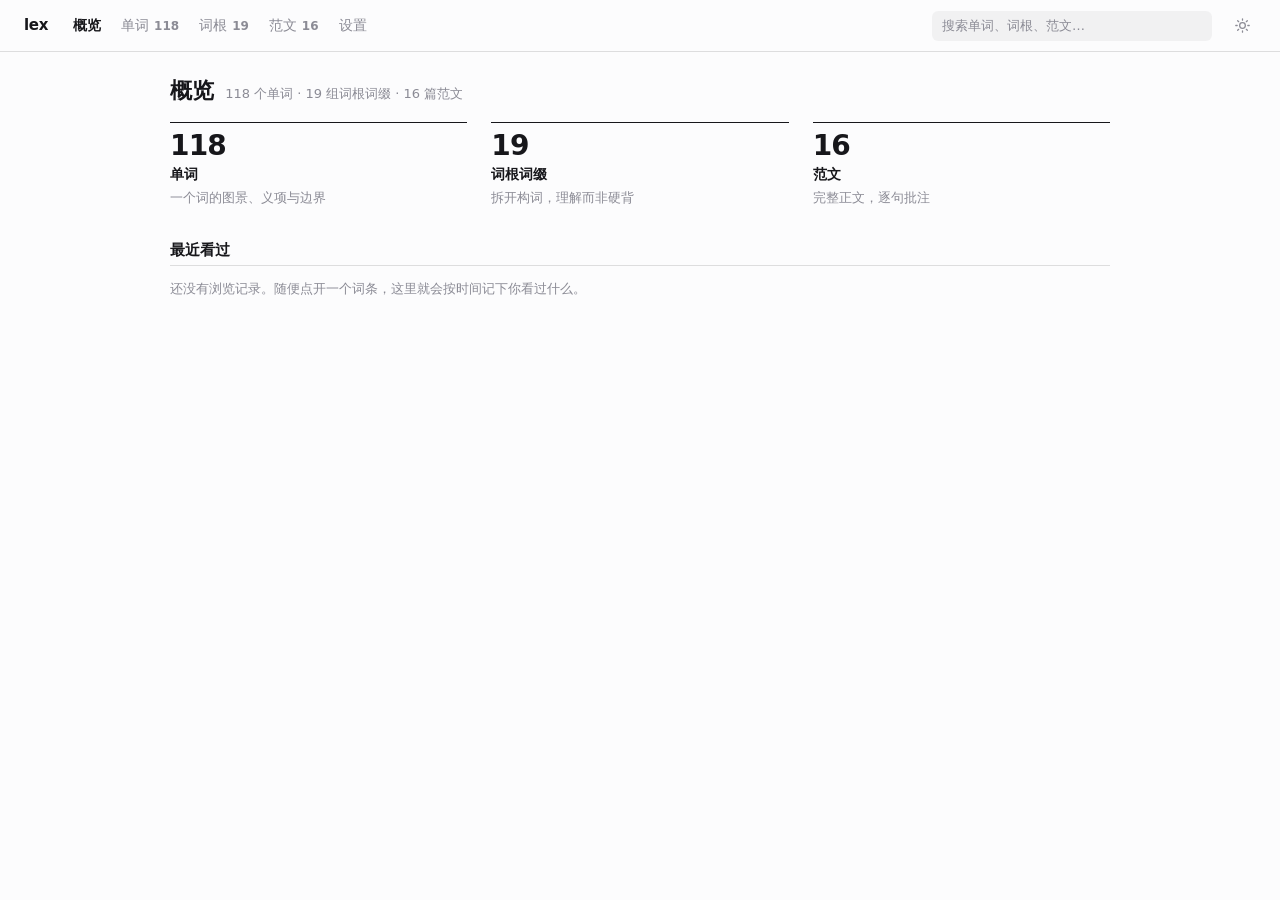
<file: index.html>
<!DOCTYPE html>
<html lang="zh-CN" data-theme="auto">
<head>
<meta charset="UTF-8">
<meta name="viewport" content="width=device-width, initial-scale=1, viewport-fit=cover">
<meta name="description" content="lex — 个人英语学习库：单词、词根词缀、范文">
<meta name="apple-mobile-web-app-title" content="lex">
<meta name="apple-mobile-web-app-status-bar-style" content="default">
<meta name="mobile-web-app-capable" content="yes">
<meta name="theme-color" content="#fcfcfd" media="(prefers-color-scheme: light)">
<meta name="theme-color" content="#131316" media="(prefers-color-scheme: dark)">
<meta name="apple-mobile-web-app-capable" content="yes">
<title>lex · 我的英语学习库</title>
<link rel="icon" href="assets/icon/icon.svg" type="image/svg+xml">
<link rel="icon" href="assets/icon/favicon-32.png" sizes="32x32" type="image/png">
<link rel="apple-touch-icon" href="assets/icon/apple-touch-icon.png">
<link rel="manifest" href="manifest.webmanifest">
<link rel="stylesheet" href="assets/css/styles.css?v=202609061535">
</head>
<body data-section="home">

<!-- 图标 sprite。导航是文字，所以这里只剩真正需要图形的几个 -->
<svg style="display:none" aria-hidden="true">
  <symbol id="i-search" viewBox="0 0 24 24" fill="none" stroke="currentColor" stroke-width="1.9" stroke-linecap="round"><circle cx="11" cy="11" r="6.5"/><path d="m16 16 4.5 4.5"/></symbol>
  <symbol id="i-x" viewBox="0 0 24 24" fill="none" stroke="currentColor" stroke-width="2" stroke-linecap="round"><path d="M6 6l12 12M18 6 6 18"/></symbol>
  <symbol id="i-back" viewBox="0 0 24 24" fill="none" stroke="currentColor" stroke-width="2" stroke-linecap="round" stroke-linejoin="round"><path d="M14.5 5 8 12l6.5 7"/></symbol>
  <symbol id="i-sun" viewBox="0 0 24 24" fill="none" stroke="currentColor" stroke-width="1.8" stroke-linecap="round"><circle cx="12" cy="12" r="4"/><path d="M12 2.5v2M12 19.5v2M2.5 12h2M19.5 12h2M5.2 5.2l1.4 1.4M17.4 17.4l1.4 1.4M18.8 5.2l-1.4 1.4M6.6 17.4l-1.4 1.4"/></symbol>
  <symbol id="i-moon" viewBox="0 0 24 24" fill="none" stroke="currentColor" stroke-width="1.8" stroke-linecap="round" stroke-linejoin="round"><path d="M20 14.5A8.5 8.5 0 0 1 9.5 4a8.5 8.5 0 1 0 10.5 10.5z"/></symbol>
  <symbol id="i-copy" viewBox="0 0 24 24" fill="none" stroke="currentColor" stroke-width="1.7" stroke-linecap="round" stroke-linejoin="round"><rect x="9" y="9" width="11" height="11" rx="2"/><path d="M5.5 15H5a1 1 0 0 1-1-1V5a1 1 0 0 1 1-1h9a1 1 0 0 1 1 1v.5"/></symbol>
</svg>

<header class="topbar">
  <a class="brand" href="#/home">lex</a>
  <nav class="nav" id="nav" aria-label="主导航"></nav>
  <div class="search" id="searchBox">
    <input id="searchInput" type="search" placeholder="搜索单词、词根、范文…" autocomplete="off" aria-label="全站搜索">
    <button class="search__clear" id="searchClear" aria-label="清除"><svg width="13" height="13"><use href="#i-x"/></svg></button>
  </div>
  <button class="iconbtn" id="themeBtn" title="切换主题" aria-label="切换主题">
    <svg width="17" height="17"><use href="#i-sun"/></svg>
  </button>
</header>

<main class="content" id="view" tabindex="-1"></main>

<script src="assets/js/md.js?v=202609061535"></script>
<script src="assets/js/app.js?v=202609061535"></script>
</body>
</html>
</file>
<file: assets/css/styles.css>
/* ============================================================
   lex — 样式

   实用主义：内容层是平的，没有玻璃、没有模糊、没有阴影、没有悬停抬起，
   也没有把内容装起来的彩色盒子。层次只靠三样东西：
     字号字重  ·  .5px 细线  ·  留白

   颜色只出现在内容上：英文正文用衬线，释义和站内链接用唯一那个强调色，
   其余一律是三档灰。外壳（顶栏、导航、按钮）永远中性。

     1. 令牌   2. 基础   3. 外壳   4. 通用件
     5. 列表   6. 正文   7. markdown   8. 范文   9. 设置   10. 响应式
   ============================================================ */

/* ---------- 1. 令牌 ---------- */
:root {
  --bg:        #fcfcfd;
  --ink:       #17171b;
  --ink-2:     #56565f;
  --ink-3:     #8b8b95;

  --line:      rgba(0, 0, 0, .12);      /* 分隔线，配 .5px */
  --line-2:    rgba(0, 0, 0, .07);      /* 更弱的分隔 */
  --fill:      rgba(0, 0, 0, .045);     /* 例句、代码、开关的底 */
  --fill-2:    rgba(0, 0, 0, .09);      /* 选中的开关 */
  --on-fill:   #17171b;

  --key:       #3b3fb8;                 /* 唯一的内容强调色 */
  --key-soft:  rgba(59, 63, 184, .12);
  --key-line:  rgba(59, 63, 184, .38);

  --font-ui:   -apple-system, BlinkMacSystemFont, "Segoe UI", "PingFang SC",
               "Hiragino Sans GB", "Microsoft YaHei", system-ui, sans-serif;
  --font-en:   Charter, "Iowan Old Style", "Source Serif Pro", Georgia, serif;
  --font-code: ui-monospace, SFMono-Regular, Menlo, Consolas, monospace;

  --fs-xs:  .75rem;
  --fs-sm:  .8125rem;
  --fs-base: .875rem;
  --fs-md:  .9375rem;
  --fs-lg:  1.0625rem;
  --fs-xl:  1.375rem;
  --fs-2xl: 1.75rem;

  --s1: 4px; --s2: 8px; --s3: 12px; --s4: 16px; --s5: 24px; --s6: 32px; --s7: 48px;
  --topbar: 52px;
  --safe-b: env(safe-area-inset-bottom, 0px);
}

@media (prefers-color-scheme: dark) {
  :root:not([data-theme="light"]) {
    --bg: #131316; --ink: #ececf1; --ink-2: #9b9ba6; --ink-3: #6b6b76;
    --line: rgba(255, 255, 255, .16); --line-2: rgba(255, 255, 255, .09);
    --fill: rgba(255, 255, 255, .06); --fill-2: rgba(255, 255, 255, .13);
    --on-fill: #ececf1;
    --key: #9ba3ff; --key-soft: rgba(155, 163, 255, .16); --key-line: rgba(155, 163, 255, .45);
  }
}
/* 手动选深色时同一套值 —— 改令牌两处都要改 */
:root[data-theme="dark"] {
  --bg: #131316; --ink: #ececf1; --ink-2: #9b9ba6; --ink-3: #6b6b76;
  --line: rgba(255, 255, 255, .16); --line-2: rgba(255, 255, 255, .09);
  --fill: rgba(255, 255, 255, .06); --fill-2: rgba(255, 255, 255, .13);
  --on-fill: #ececf1;
  --key: #9ba3ff; --key-soft: rgba(155, 163, 255, .16); --key-line: rgba(155, 163, 255, .45);
}

/* ---------- 2. 基础 ---------- */
*, *::before, *::after { box-sizing: border-box; }
html { -webkit-text-size-adjust: 100%; }
body {
  margin: 0; background: var(--bg); color: var(--ink);
  font-family: var(--font-ui); font-size: var(--fs-base); line-height: 1.65;
  -webkit-font-smoothing: antialiased;
}
h1, h2, h3, h4 { margin: 0; font-weight: 650; line-height: 1.35; }
p { margin: 0; }
ul, ol { margin: 0; padding: 0; }
ul { list-style: none; }
button { font: inherit; color: inherit; background: none; border: 0; cursor: pointer; }
a { color: inherit; text-decoration: none; }
input { font: inherit; color: inherit; }
:focus-visible { outline: 2px solid var(--key); outline-offset: 2px; border-radius: 3px; }
::selection { background: var(--key-soft); }

.en { font-family: var(--font-en); }
.hint { font-size: var(--fs-sm); color: var(--ink-3); line-height: 1.7; }
.hint code { font-family: var(--font-code); font-size: .92em; }

/* ---------- 3. 外壳 ----------
   顶栏是全站唯一的外壳：品牌 + 文字导航 + 搜索 + 主题。
   没有侧栏、没有抽屉、没有遮罩、没有悬浮按钮。 */
.topbar {
  position: sticky; top: 0; z-index: 40;
  display: flex; align-items: center; gap: var(--s4);
  min-height: var(--topbar); padding: 0 var(--s5);
  background: var(--bg);
  border-bottom: .5px solid var(--line);
}
.brand { font-weight: 700; font-size: var(--fs-md); letter-spacing: -.02em; flex: none; }

.nav { display: flex; align-items: center; gap: 2px; flex: 1; min-width: 0; overflow-x: auto; }
.nav::-webkit-scrollbar { display: none; }
.nav { scrollbar-width: none; }
.navitem {
  display: inline-flex; align-items: baseline; gap: 5px; white-space: nowrap;
  padding: 5px 9px; border-radius: 5px;
  color: var(--ink-3); font-size: var(--fs-base); font-weight: 550;
  transition: color .12s, background .12s;
}
.navitem:hover { color: var(--ink); background: var(--fill); }
.navitem.is-active { color: var(--ink); font-weight: 650; }
.navitem__n { font-size: var(--fs-xs); color: var(--ink-3); font-variant-numeric: tabular-nums; }

.search { position: relative; flex: none; width: min(280px, 34vw); }
.search input {
  width: 100%; height: 30px; padding: 0 28px 0 10px;
  background: var(--fill); border: 0; border-radius: 6px;
  font-size: var(--fs-sm);
}
.search input:focus { outline: none; background: var(--fill-2); }
.search input::placeholder { color: var(--ink-3); }
.search__clear {
  position: absolute; right: 3px; top: 50%; transform: translateY(-50%);
  width: 24px; height: 24px; border-radius: 4px; display: none; place-items: center; color: var(--ink-3);
}
.search.has-value .search__clear { display: grid; }
.search__clear:hover { color: var(--ink); }

.iconbtn {
  display: inline-grid; place-items: center; flex: none;
  width: 28px; height: 28px; border-radius: 5px; color: var(--ink-3);
  transition: color .12s, background .12s;
}
.iconbtn:hover { color: var(--ink); background: var(--fill); }

.content { padding: var(--s5) var(--s5) var(--s7); }
.view { max-width: 940px; margin: 0 auto; }
.view--read { max-width: 700px; margin: 0 auto; }

/* ---------- 4. 通用件 ---------- */
.pagehead { display: flex; align-items: baseline; gap: var(--s3); margin-bottom: var(--s4); flex-wrap: wrap; }
.pagehead h1 { font-size: var(--fs-xl); letter-spacing: -.02em; }
.pagehead__meta { font-size: var(--fs-sm); color: var(--ink-3); }

/* 正文里的章节标题：一行字加一条细线，没有别的 */
h2.sec {
  display: flex; align-items: baseline; gap: var(--s2);
  margin: var(--s6) 0 var(--s3);
  font-size: var(--fs-md); font-weight: 650;
  padding-bottom: 5px; border-bottom: .5px solid var(--line);
}
h2.sec span { font-size: var(--fs-xs); font-weight: 500; color: var(--ink-3); font-variant-numeric: tabular-nums; }

.back {
  display: inline-flex; align-items: center; gap: 3px;
  margin-bottom: var(--s4); color: var(--ink-3);
  font-size: var(--fs-sm); font-weight: 550;
  transition: color .12s;
}
.back:hover { color: var(--ink); }

/* 筛选 / 排序：常驻一行，不收进浮层 */
.bar {
  display: flex; align-items: center; gap: var(--s5); flex-wrap: wrap;
  margin-bottom: var(--s4); padding-bottom: var(--s3);
  border-bottom: .5px solid var(--line-2);
}
.bar__g { display: inline-flex; align-items: center; gap: 3px; flex-wrap: wrap; }
.bar__l { font-size: var(--fs-xs); color: var(--ink-3); margin-right: 3px; }
.opt {
  display: inline-flex; align-items: baseline; gap: 4px;
  padding: 3px 8px; border-radius: 5px;
  font-size: var(--fs-sm); color: var(--ink-2);
  transition: background .12s, color .12s;
}
.opt:hover { background: var(--fill); color: var(--ink); }
.opt.is-on { background: var(--fill-2); color: var(--on-fill); font-weight: 600; }
.opt:disabled { opacity: .4; cursor: default; }
.opt:disabled:hover { background: none; color: var(--ink-2); }
.opt__n { font-size: var(--fs-xs); color: var(--ink-3); font-variant-numeric: tabular-nums; }
.opts { display: flex; gap: 3px; flex-wrap: wrap; }

.empty { padding: var(--s7) 0; text-align: center; color: var(--ink-3); }
.empty__sub { font-size: var(--fs-sm); margin-top: 4px; }

.toast {
  position: fixed; z-index: 90; left: 50%; bottom: calc(var(--safe-b) + 20px);
  transform: translate(-50%, 8px);
  max-width: min(92vw, 420px); padding: 8px 16px; border-radius: 6px;
  background: var(--ink); color: var(--bg);
  font-size: var(--fs-sm); text-align: center;
  opacity: 0; pointer-events: none; transition: opacity .16s, transform .16s;
}
.toast.is-on { opacity: 1; transform: translate(-50%, 0); }

/* ---------- 5. 列表 ---------- */
.grp { margin-bottom: var(--s5); }
.grp__h {
  display: flex; align-items: baseline; gap: 6px;
  margin-bottom: 2px; padding: var(--s2) 0 5px;
  font-size: var(--fs-xs); font-weight: 700; letter-spacing: .06em; color: var(--ink-3);
  border-bottom: .5px solid var(--line-2);
  position: sticky; top: var(--topbar); background: var(--bg);
}
.grp__h span { font-weight: 500; opacity: .75; font-variant-numeric: tabular-nums; }

.rows { display: flex; flex-direction: column; }
.row {
  display: flex; align-items: baseline; gap: var(--s3);
  padding: 7px 6px; border-bottom: .5px solid var(--line-2);
  transition: background .1s;
}
.row:hover { background: var(--fill); }
.row:last-child { border-bottom: 0; }
.row__w { flex: none; font-size: var(--fs-md); font-weight: 650; letter-spacing: -.01em; }
.row__w--cn { font-family: var(--font-ui); font-size: var(--fs-base); }
.row__pos { flex: none; width: 4.5em; font-size: var(--fs-xs); color: var(--ink-3); }
.row__d {
  flex: 1; min-width: 0; font-size: var(--fs-sm); color: var(--ink-2);
  overflow: hidden; text-overflow: ellipsis; white-space: nowrap;
}
.row__y {
  flex: none; width: 3.2em; font-family: var(--font-en); font-size: var(--fs-sm);
  color: var(--ink-3); font-variant-numeric: tabular-nums;
}
.row__t { flex: none; font-size: var(--fs-xs); color: var(--ink-3); white-space: nowrap; }
/* 搜索结果里的摘要允许换行，不然截断了看不出命中在哪 */
.row--hit .row__d { white-space: normal; overflow: visible; line-height: 1.6; }
.row--hit { align-items: baseline; }
.row em { font-style: normal; background: var(--key-soft); color: var(--key); border-radius: 2px; padding: 0 2px; }

/* 首页三个入口 */
.idxs { display: grid; grid-template-columns: repeat(auto-fit, minmax(180px, 1fr)); gap: var(--s5); margin-bottom: var(--s6); }
.idx { display: block; padding-top: var(--s2); border-top: 1.5px solid var(--ink); }
.idx__n { display: block; font-size: var(--fs-2xl); font-weight: 700; letter-spacing: -.03em; line-height: 1.1; font-variant-numeric: tabular-nums; }
.idx__t { display: block; font-weight: 650; margin-top: 2px; }
.idx__d { display: block; font-size: var(--fs-sm); color: var(--ink-3); }
.idx:hover .idx__t { color: var(--key); }

/* ---------- 6. 正文页 ---------- */
.dochead { padding-bottom: var(--s4); margin-bottom: var(--s2); border-bottom: .5px solid var(--line); }
.dochead__k { font-size: var(--fs-xs); color: var(--ink-3); letter-spacing: .04em; }
.dochead__w { font-family: var(--font-en); font-size: var(--fs-2xl); font-weight: 700; letter-spacing: -.03em; margin-top: 2px; }
.dochead__t { font-size: var(--fs-xl); font-weight: 650; letter-spacing: -.02em; margin-top: 3px; }
.dochead__core { margin-top: 5px; font-size: var(--fs-md); color: var(--ink-2); line-height: 1.7; }
.gloss { font-style: italic; color: var(--ink-3); font-size: var(--fs-sm); margin-left: 8px; }

/* 信息来源：一行朴素的文字 tab，没有胶囊、没有底块 */
.tabs {
  display: flex; gap: var(--s4); flex-wrap: wrap;
  margin-bottom: var(--s5); padding-bottom: 1px;
  border-bottom: .5px solid var(--line-2);
}
.tab {
  padding: 7px 0; margin-bottom: -1.5px;
  font-size: var(--fs-sm); font-weight: 550; color: var(--ink-3);
  border-bottom: 1.5px solid transparent;
  transition: color .12s, border-color .12s;
}
.tab:hover { color: var(--ink); }
.tab.is-on { color: var(--ink); font-weight: 650; border-bottom-color: var(--ink); }
/* 这个词上这个来源还没内容：更淡，但仍然能点进去看说明 */
.tab.is-empty { opacity: .45; }

/* 词根页 */
.rsense { margin-top: var(--s6); }
.rsense > h2 {
  font-size: var(--fs-md); padding-bottom: 5px; margin-bottom: var(--s3);
  border-bottom: .5px solid var(--line);
}
.drow { padding: var(--s3) 0; border-bottom: .5px solid var(--line-2); }
.drow:last-child { border-bottom: 0; }
.drow__top { display: flex; align-items: baseline; gap: var(--s2); flex-wrap: wrap; }
.drow__w { font-family: var(--font-en); font-size: var(--fs-md); font-weight: 650; }
.drow__def { font-size: var(--fs-sm); color: var(--ink-2); }
.drow__morph { margin-top: 5px; }
.drow__ex { margin-top: 5px; font-family: var(--font-en); font-size: var(--fs-sm); color: var(--ink-3); }

/* 构词成分：同一个色的三档强弱，不用三种色相 */
.morph { display: inline-flex; flex-wrap: wrap; align-items: stretch; gap: 3px; }
.part { display: inline-flex; flex-direction: column; align-items: center; padding: 2px 7px 3px; border-radius: 4px; line-height: 1.2; }
.part b { font-size: var(--fs-sm); font-weight: 650; }
.part i { font-style: normal; font-size: 10px; color: var(--ink-3); }
.part[data-k="root"]   { background: var(--key-soft); color: var(--key); }
.part[data-k="root"] i { color: var(--key); opacity: .75; }
.part[data-k="prefix"] { background: var(--fill-2); }
.part[data-k="suffix"] { background: var(--fill); color: var(--ink-2); }
a.part:hover { outline: 1px solid var(--key-line); }
.morph__p { align-self: center; color: var(--ink-3); font-size: 11px; }

.rels { display: flex; flex-wrap: wrap; gap: var(--s2); }
.relk { display: inline-flex; align-items: baseline; gap: 6px; padding: 4px 10px; border-radius: 5px; background: var(--fill); font-size: var(--fs-sm); color: var(--ink-2); }
.relk:hover { background: var(--fill-2); color: var(--ink); }
.relk b { font-weight: 650; color: var(--ink); }

/* ---------- 7. markdown 正文 ---------- */
.md { font-size: var(--fs-md); line-height: 1.8; color: var(--ink); }
.md > *:first-child { margin-top: 0; }
.md p { margin: var(--s3) 0; }
.md h2 {
  margin: var(--s6) 0 var(--s3); font-size: var(--fs-md); font-weight: 650;
  padding-bottom: 5px; border-bottom: .5px solid var(--line);
}
.md h3 { margin: var(--s5) 0 var(--s2); font-size: var(--fs-base); font-weight: 650; color: var(--ink); }
.md h4 { margin: var(--s4) 0 var(--s2); font-size: var(--fs-base); font-weight: 650; color: var(--ink-2); }
.md b { font-weight: 650; }
.md i { font-style: italic; }
.md code { font-family: var(--font-code); font-size: .88em; background: var(--fill); padding: 1px 5px; border-radius: 3px; }
.md a { color: var(--key); border-bottom: .5px solid var(--key-line); }
.md a:hover { border-bottom-color: var(--key); }
.md hr { border: 0; border-top: .5px solid var(--line); margin: var(--s5) 0; }
.md ul, .md ol { margin: var(--s3) 0; padding-left: 1.4em; }
.md ul { list-style: disc; }
.md ol { list-style: decimal; }
.md li { margin: 5px 0; padding-left: 3px; }
.md li::marker { color: var(--ink-3); }
/* 例句：靠一条左线和衬线体区分，不做成带底色的盒子 */
.md blockquote {
  margin: var(--s3) 0; padding-left: var(--s4);
  border-left: 1.5px solid var(--line);
  font-family: var(--font-en); font-size: var(--fs-base); line-height: 1.7; color: var(--ink-2);
}
.md blockquote i { color: var(--ink); font-style: italic; }

/* ---------- 8. 范文 ---------- */
.prompt { font-size: var(--fs-base); line-height: 1.75; color: var(--ink-2); }
.prompt p + p { margin-top: var(--s2); }

.outline { list-style: none; }
.outline li { display: flex; gap: var(--s3); padding: 6px 0; border-bottom: .5px solid var(--line-2); font-size: var(--fs-sm); }
.outline li:last-child { border-bottom: 0; }
.outline b { flex: none; min-width: 7.5em; font-weight: 650; color: var(--ink); }
.outline li { color: var(--ink-2); }

/* 正文完整连续：段与段之间只有留白，没有角色胶囊、没有插进来的批注框 */
.essaybody { font-family: var(--font-en); font-size: 1.0625rem; line-height: 1.9; }
.para + .para, .notes + .para { margin-top: var(--s4); }

/* 被批注的短语：一条极轻的下划线加一个上标序号，仅此而已 */
.anno { border-bottom: .5px solid var(--key-line); cursor: pointer; }
.anno:hover { background: var(--key-soft); }
.anno sup {
  font-family: var(--font-ui); font-size: .58em; font-weight: 700;
  color: var(--key); margin-left: 1px; vertical-align: super; line-height: 0;
}
.is-hit { animation: hit 1.1s ease-out; }
@keyframes hit { 0%, 55% { background: var(--key-soft); } 100% { background: transparent; } }

.notes { margin-top: var(--s4); font-family: var(--font-ui); }
.notes__h { font-size: var(--fs-xs); font-weight: 700; letter-spacing: .05em; color: var(--ink-3); margin-bottom: var(--s2); }
.note { display: flex; gap: var(--s3); padding: 7px 0; border-bottom: .5px solid var(--line-2); }
.note:last-child { border-bottom: 0; }
.note__n {
  flex: none; display: grid; place-items: center; width: 18px; height: 18px; margin-top: 3px;
  border-radius: 50%; background: var(--key-soft); color: var(--key);
  font-size: 10px; font-weight: 700; font-variant-numeric: tabular-nums; cursor: pointer;
}
.note__n--flat { background: var(--fill); color: var(--ink-3); cursor: default; }
.note__b { flex: 1; min-width: 0; font-size: var(--fs-sm); line-height: 1.7; color: var(--ink-2); }
.note__b p { margin: 0; }
.note__b p + p { margin-top: 5px; }
.note__m { display: block; font-weight: 650; color: var(--ink); font-size: var(--fs-sm); }
.note__b b { color: var(--ink); }

.hls { display: flex; flex-direction: column; }
.hl { display: flex; align-items: flex-start; gap: var(--s3); padding: var(--s3) 0; border-bottom: .5px solid var(--line-2); }
.hl:last-child { border-bottom: 0; }
.hl__b { flex: 1; min-width: 0; }
.hl__en { font-family: var(--font-en); font-size: var(--fs-md); font-weight: 650; }
.hl__zh { font-size: var(--fs-sm); color: var(--ink-2); }
.hl__why { font-size: var(--fs-xs); color: var(--ink-3); margin-top: 2px; }

/* ---------- 9. 设置 ---------- */
.prows { border-top: .5px solid var(--line-2); }
.prow { display: flex; align-items: flex-start; gap: var(--s4); padding: var(--s3) 0; border-bottom: .5px solid var(--line-2); }
.prow__m { flex: 1; min-width: 0; }
.prow__l { font-weight: 650; }
.prow__h { margin-top: 1px; font-size: var(--fs-sm); color: var(--ink-3); line-height: 1.6; }
.prow__c { flex: none; }

/* 数据没加载出来时的横幅。后台在写 data/*.json，这种情况要看得见而不是白屏 */
.loaderr {
  padding: 10px var(--s5);
  background: var(--key-soft); color: var(--key);
  font-size: var(--fs-sm);
  border-bottom: .5px solid var(--line);
}

/* ---------- 10. 响应式 ---------- */
@media (max-width: 759px) {
  .topbar { flex-wrap: wrap; padding: 6px var(--s4); gap: var(--s2) var(--s3); }
  .brand { order: 1; }
  .search { order: 2; flex: 1; width: auto; min-width: 0; }
  .topbar .iconbtn { order: 3; }
  .nav { order: 4; flex: 1 0 100%; gap: 0; }
  .navitem { padding: 5px 8px 5px 0; }

  .content { padding: var(--s4) var(--s4) calc(var(--safe-b) + var(--s7)); }
  .grp__h { position: static; }

  /* 一行摆不下就把释义换到第二行，不要挤成一条缝 */
  .row { flex-wrap: wrap; gap: 2px var(--s2); padding: 8px 4px; }
  .row__pos { width: auto; }
  .row__d { flex: 1 0 100%; white-space: normal; }
  .row__t { margin-left: auto; }

  .essaybody { font-size: 1rem; line-height: 1.85; }
  /* 窄屏上批注紧跟在段后，常驻显示 —— 翻到文末再翻回来成本太高 */
  .notes { padding-left: var(--s3); border-left: 1.5px solid var(--line-2); }

  .outline li { flex-direction: column; gap: 1px; }
  .outline b { min-width: 0; }
  .prow { flex-direction: column; gap: var(--s2); }
  .idxs { grid-template-columns: 1fr 1fr; gap: var(--s4); }
}

/* 触摸设备：点按目标放大一点 */
@media (pointer: coarse) {
  .opt { padding: 6px 10px; }
  .tab { padding: 9px 0; }
  .iconbtn { width: 34px; height: 34px; }
}

@media (prefers-reduced-motion: reduce) {
  *, *::before, *::after { animation-duration: .01ms !important; transition-duration: .01ms !important; }
}

@media print {
  .topbar, .back, .bar, .tabs, .iconbtn, .toast { display: none !important; }
  .content { padding: 0; }
  .view, .view--read { max-width: none; }
  .anno { border-bottom: 0; }
}
</file>
